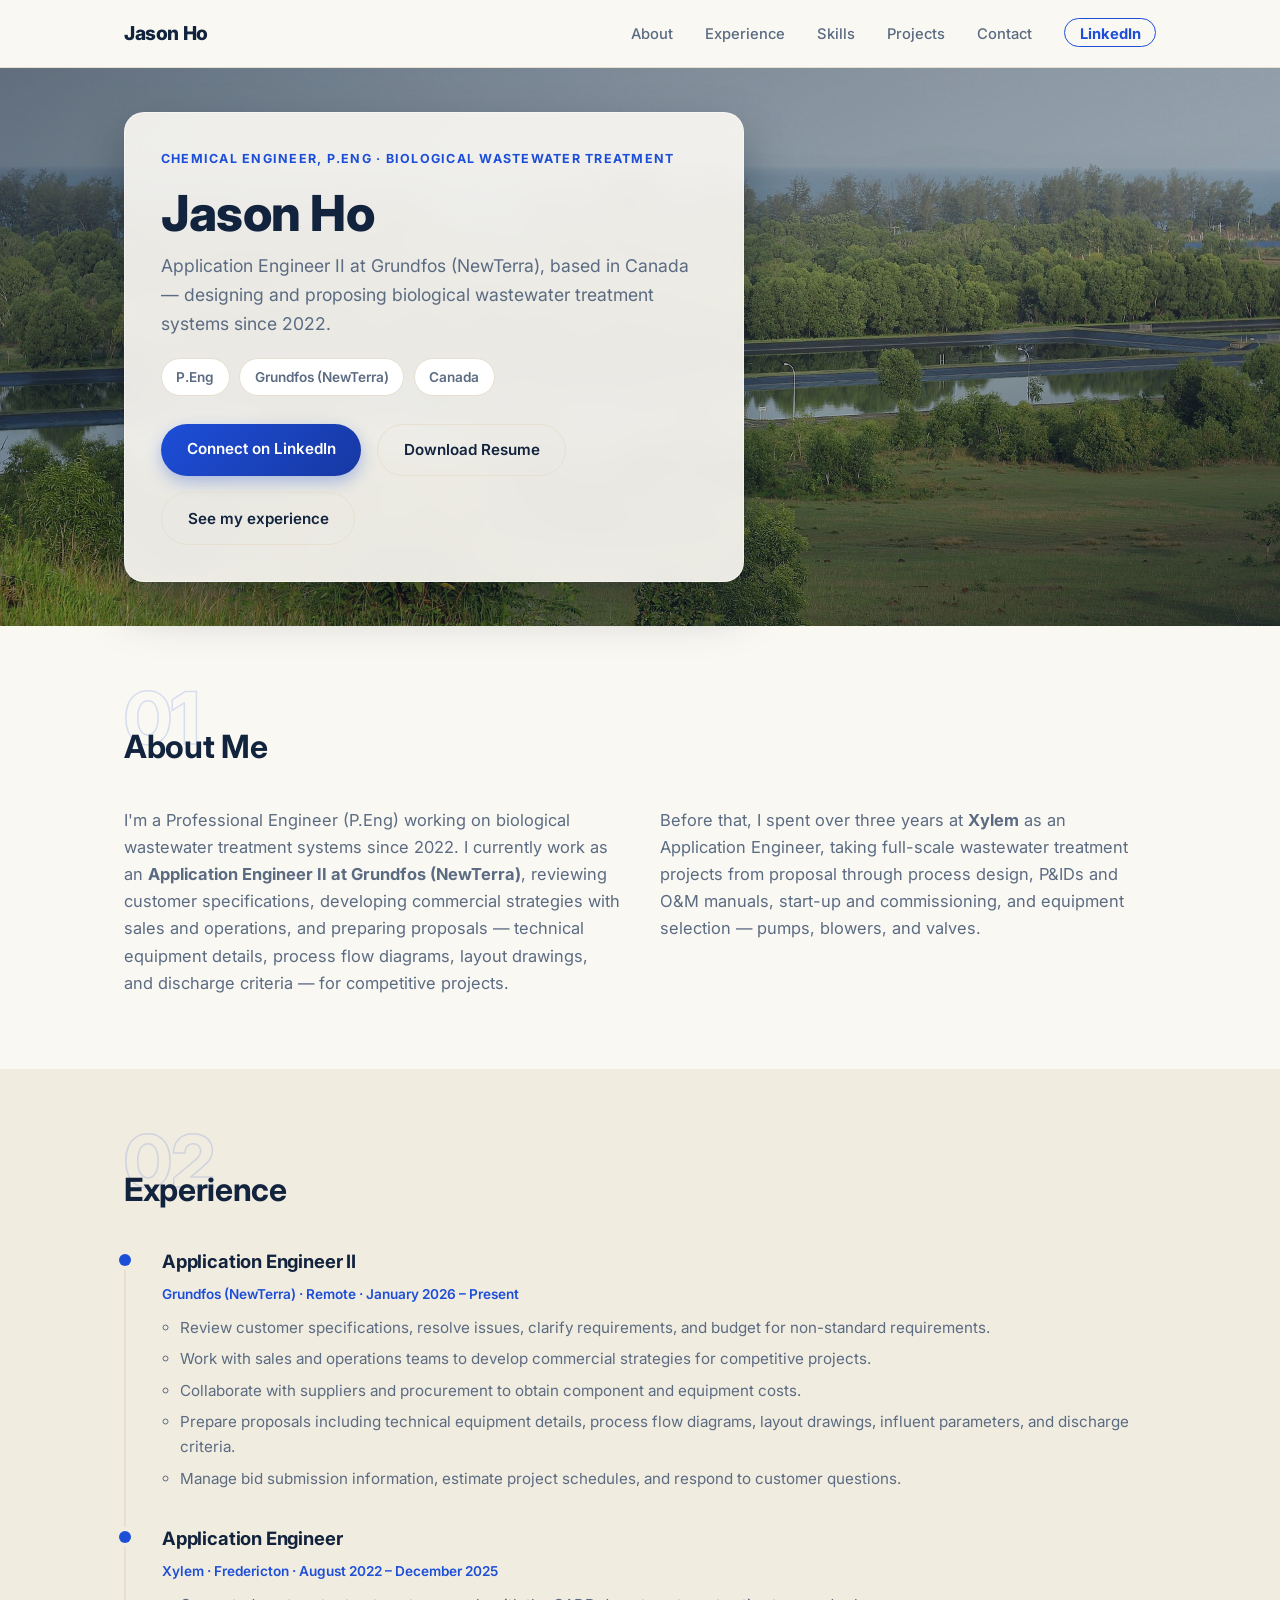
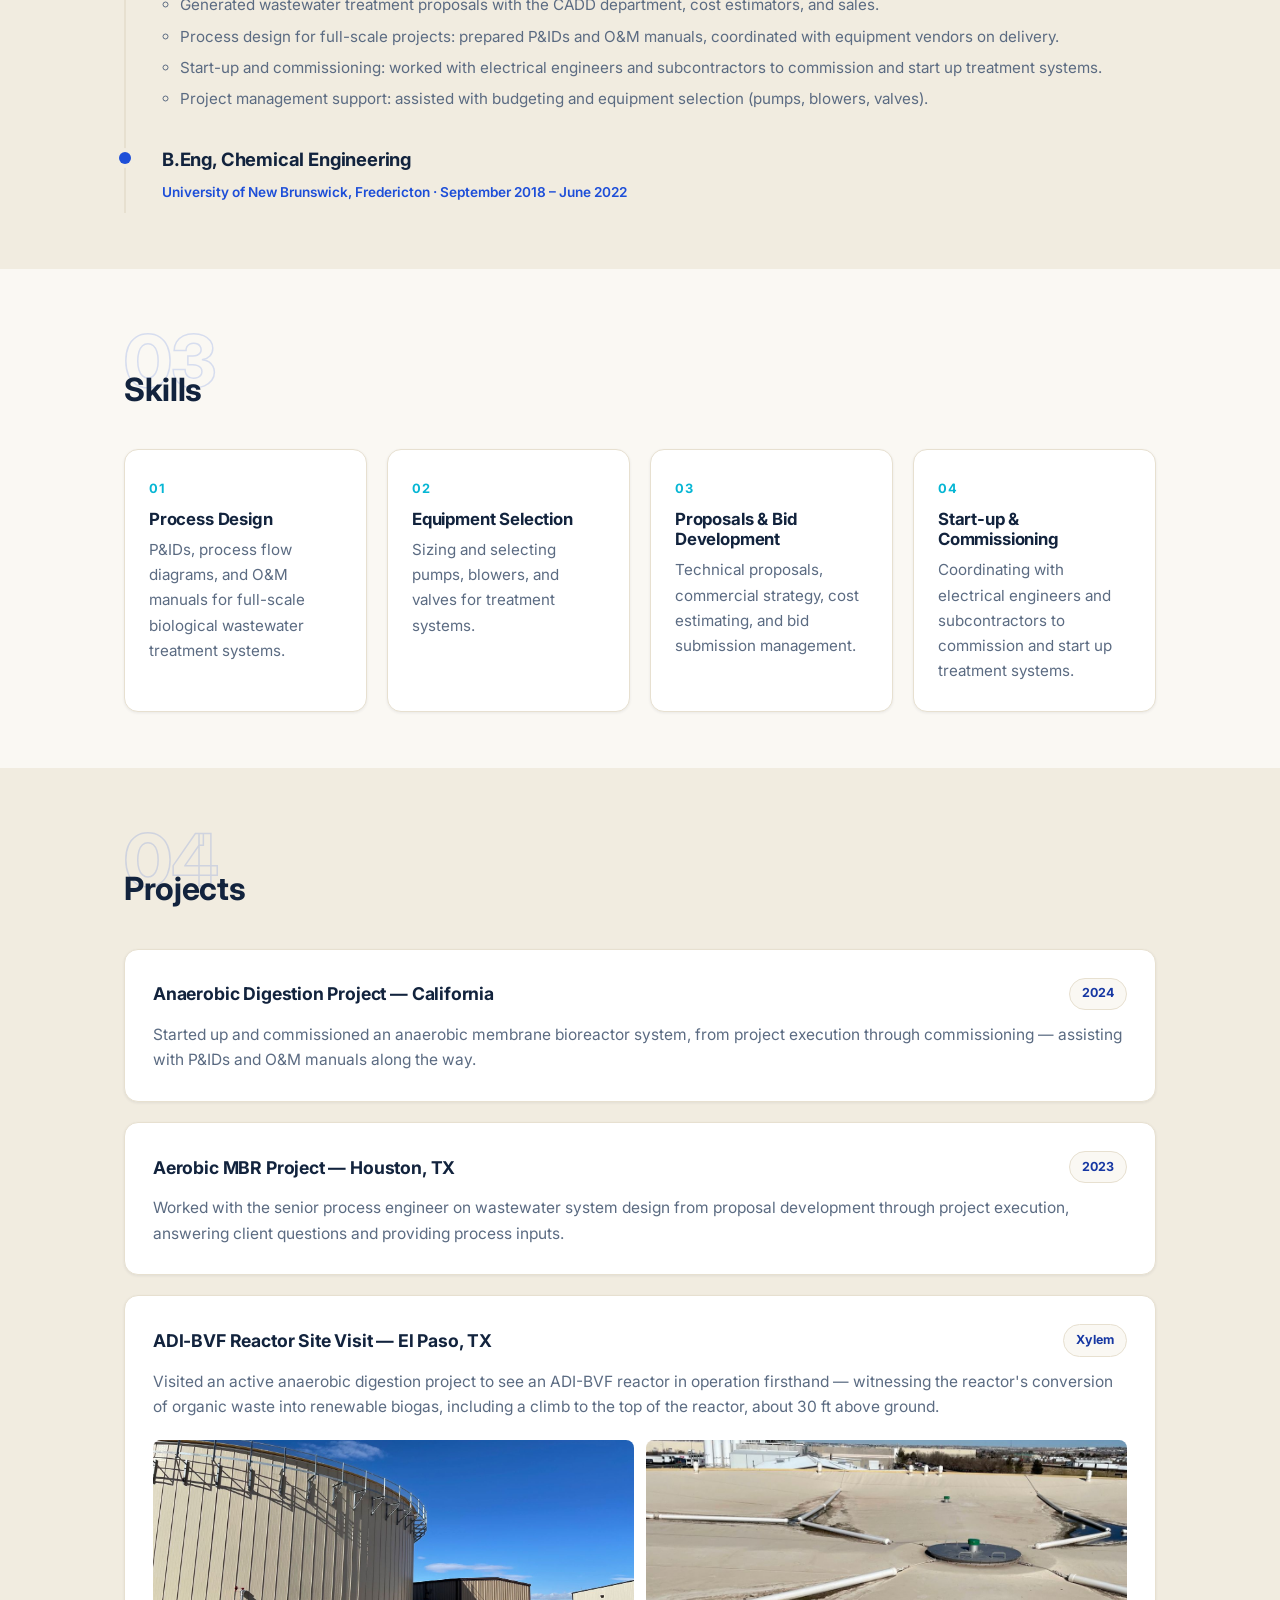
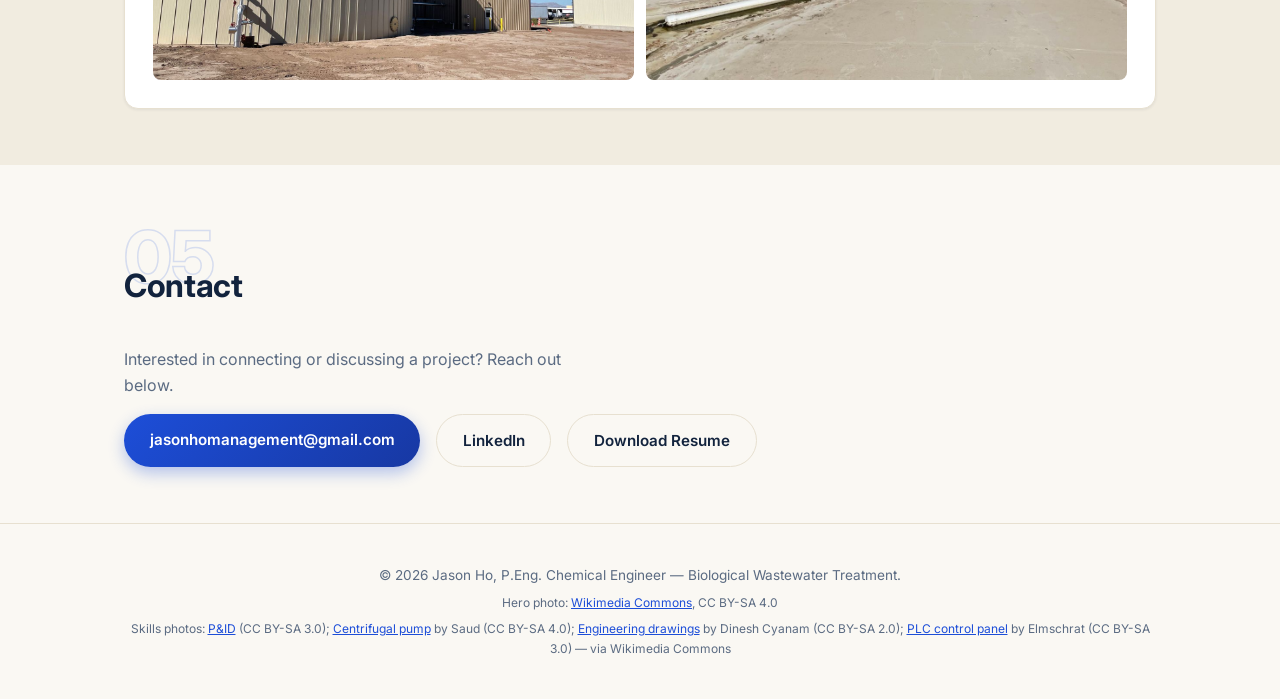
<file: index.html>
<!DOCTYPE html>
<html lang="en">
<head>
  <meta charset="UTF-8" />
  <meta name="viewport" content="width=device-width, initial-scale=1.0" />
  <title>Jason Ho, P.Eng | Chemical Engineer — Biological Wastewater Treatment</title>
  <meta name="description" content="Jason Ho, P.Eng is a chemical engineer specializing in biological wastewater treatment, process design, and application engineering at Grundfos (NewTerra)." />
  <link rel="canonical" href="https://jasonh621.github.io/biologicalWW/" />
  <link rel="icon" href="data:,">
  <link rel="preconnect" href="https://fonts.googleapis.com">
  <link rel="preconnect" href="https://fonts.gstatic.com" crossorigin>
  <link href="https://fonts.googleapis.com/css2?family=Inter:wght@400;500;600;700;800&display=swap" rel="stylesheet">
  <link rel="stylesheet" href="styles.css" />
  <script type="application/ld+json">
  {
    "@context": "https://schema.org",
    "@type": "Person",
    "name": "Jason Ho",
    "honorificSuffix": "P.Eng",
    "jobTitle": "Application Engineer II",
    "worksFor": {
      "@type": "Organization",
      "name": "Grundfos (NewTerra)"
    },
    "alumniOf": {
      "@type": "CollegeOrUniversity",
      "name": "University of New Brunswick"
    },
    "url": "https://jasonh621.github.io/biologicalWW/",
    "email": "mailto:jasonhomanagement@gmail.com",
    "sameAs": [
      "https://www.linkedin.com/in/jason-h-726504182"
    ],
    "address": {
      "@type": "PostalAddress",
      "addressCountry": "CA"
    }
  }
  </script>
</head>
<body>

  <header class="site-header">
    <nav class="nav container">
      <a href="#top" class="logo">Jason Ho</a>
      <button class="nav-toggle" id="navToggle" aria-label="Toggle navigation" aria-expanded="false">
        <span></span><span></span><span></span>
      </button>
      <ul class="nav-links" id="navLinks">
        <li><a href="#about">About</a></li>
        <li><a href="#experience">Experience</a></li>
        <li><a href="#skills">Skills</a></li>
        <li><a href="#projects">Projects</a></li>
        <li><a href="#contact">Contact</a></li>
        <li><a href="https://www.linkedin.com/in/jason-h-726504182" class="nav-linkedin" target="_blank" rel="noopener noreferrer">LinkedIn</a></li>
      </ul>
    </nav>
  </header>

  <main>
    <section id="top" class="hero">
      <div class="container hero-inner">
        <div class="hero-card">
          <p class="eyebrow">Chemical Engineer, P.Eng · Biological Wastewater Treatment</p>
          <h1>Jason Ho</h1>
          <p class="hero-subtitle">
            Application Engineer II at Grundfos (NewTerra), based in Canada —
            designing and proposing biological wastewater treatment systems
            since 2022.
          </p>
          <div class="hero-chips">
            <span class="chip">P.Eng</span>
            <span class="chip">Grundfos (NewTerra)</span>
            <span class="chip">Canada</span>
          </div>
          <div class="hero-cta">
            <a href="https://www.linkedin.com/in/jason-h-726504182" class="btn btn-primary" target="_blank" rel="noopener noreferrer">Connect on LinkedIn</a>
            <a href="assets/jason-ho-resume.pdf" class="btn btn-secondary" download>Download Resume</a>
            <a href="#experience" class="btn btn-secondary">See my experience</a>
          </div>
        </div>
      </div>
    </section>

    <section id="about" class="section">
      <div class="container">
        <div class="section-head">
          <span class="section-index">01</span>
          <h2 class="section-title">About Me</h2>
        </div>
        <div class="about-grid">
          <p>
            I'm a Professional Engineer (P.Eng) working on biological
            wastewater treatment systems since 2022. I currently work as an
            <strong>Application Engineer II at Grundfos (NewTerra)</strong>,
            reviewing customer specifications, developing commercial
            strategies with sales and operations, and preparing proposals —
            technical equipment details, process flow diagrams, layout
            drawings, and discharge criteria — for competitive projects.
          </p>
          <p>
            Before that, I spent over three years at <strong>Xylem</strong> as
            an Application Engineer, taking full-scale wastewater treatment
            projects from proposal through process design, P&amp;IDs and O&amp;M
            manuals, start-up and commissioning, and equipment selection —
            pumps, blowers, and valves.
          </p>
        </div>
      </div>
    </section>

    <section id="experience" class="section section-alt">
      <div class="container">
        <div class="section-head">
          <span class="section-index">02</span>
          <h2 class="section-title">Experience</h2>
        </div>
        <ol class="timeline">
          <li class="timeline-item">
            <div class="timeline-marker"></div>
            <div class="timeline-content">
              <h3>Application Engineer II</h3>
              <p class="timeline-meta">Grundfos (NewTerra) · Remote · January 2026 – Present</p>
              <ul>
                <li>Review customer specifications, resolve issues, clarify requirements, and budget for non-standard requirements.</li>
                <li>Work with sales and operations teams to develop commercial strategies for competitive projects.</li>
                <li>Collaborate with suppliers and procurement to obtain component and equipment costs.</li>
                <li>Prepare proposals including technical equipment details, process flow diagrams, layout drawings, influent parameters, and discharge criteria.</li>
                <li>Manage bid submission information, estimate project schedules, and respond to customer questions.</li>
              </ul>
            </div>
          </li>
          <li class="timeline-item">
            <div class="timeline-marker"></div>
            <div class="timeline-content">
              <h3>Application Engineer</h3>
              <p class="timeline-meta">Xylem · Fredericton · August 2022 – December 2025</p>
              <ul>
                <li>Generated wastewater treatment proposals with the CADD department, cost estimators, and sales.</li>
                <li>Process design for full-scale projects: prepared P&amp;IDs and O&amp;M manuals, coordinated with equipment vendors on delivery.</li>
                <li>Start-up and commissioning: worked with electrical engineers and subcontractors to commission and start up treatment systems.</li>
                <li>Project management support: assisted with budgeting and equipment selection (pumps, blowers, valves).</li>
              </ul>
            </div>
          </li>
          <li class="timeline-item">
            <div class="timeline-marker"></div>
            <div class="timeline-content">
              <h3>B.Eng, Chemical Engineering</h3>
              <p class="timeline-meta">University of New Brunswick, Fredericton · September 2018 – June 2022</p>
            </div>
          </li>
        </ol>
      </div>
    </section>

    <section id="skills" class="section">
      <div class="container">
        <div class="section-head">
          <span class="section-index">03</span>
          <h2 class="section-title">Skills</h2>
        </div>
        <div class="skills-grid">
          <div class="skill-card">
            <span class="card-index">01</span>
            <h3>Process Design</h3>
            <p>P&amp;IDs, process flow diagrams, and O&amp;M manuals for full-scale biological wastewater treatment systems.</p>
          </div>
          <div class="skill-card">
            <span class="card-index">02</span>
            <h3>Equipment Selection</h3>
            <p>Sizing and selecting pumps, blowers, and valves for treatment systems.</p>
          </div>
          <div class="skill-card">
            <span class="card-index">03</span>
            <h3>Proposals &amp; Bid Development</h3>
            <p>Technical proposals, commercial strategy, cost estimating, and bid submission management.</p>
          </div>
          <div class="skill-card">
            <span class="card-index">04</span>
            <h3>Start-up &amp; Commissioning</h3>
            <p>Coordinating with electrical engineers and subcontractors to commission and start up treatment systems.</p>
          </div>
        </div>
      </div>
    </section>

    <section id="projects" class="section section-alt">
      <div class="container">
        <div class="section-head">
          <span class="section-index">04</span>
          <h2 class="section-title">Projects</h2>
        </div>
        <div class="projects-list">
          <article class="project-card">
            <div class="project-card-header">
              <h3>Anaerobic Digestion Project — California</h3>
              <span class="pill">2024</span>
            </div>
            <p>
              Started up and commissioned an anaerobic membrane bioreactor
              system, from project execution through commissioning —
              assisting with P&amp;IDs and O&amp;M manuals along the way.
            </p>
          </article>
          <article class="project-card">
            <div class="project-card-header">
              <h3>Aerobic MBR Project — Houston, TX</h3>
              <span class="pill">2023</span>
            </div>
            <p>
              Worked with the senior process engineer on wastewater system
              design from proposal development through project execution,
              answering client questions and providing process inputs.
            </p>
          </article>
          <article class="project-card">
            <div class="project-card-header">
              <h3>ADI-BVF Reactor Site Visit — El Paso, TX</h3>
              <span class="pill">Xylem</span>
            </div>
            <p>
              Visited an active anaerobic digestion project to see an
              ADI-BVF reactor in operation firsthand — witnessing the
              reactor's conversion of organic waste into renewable biogas,
              including a climb to the top of the reactor, about 30 ft
              above ground.
            </p>
            <div class="project-photos">
              <img src="assets/adi-bvf-tank.jpg" alt="ADI-BVF anaerobic digestion reactor tank exterior at the El Paso, TX site" loading="lazy" />
              <img src="assets/adi-bvf-rooftop.jpg" alt="View from the top of the ADI-BVF reactor, about 30 ft above ground" loading="lazy" />
            </div>
          </article>
        </div>
      </div>
    </section>

    <section id="contact" class="section">
      <div class="container">
        <div class="section-head">
          <span class="section-index">05</span>
          <h2 class="section-title">Contact</h2>
        </div>
        <p class="contact-intro">Interested in connecting or discussing a project? Reach out below.</p>
        <div class="contact-links">
          <a href="mailto:jasonhomanagement@gmail.com" class="btn btn-primary">jasonhomanagement@gmail.com</a>
          <a href="https://www.linkedin.com/in/jason-h-726504182" class="btn btn-secondary" target="_blank" rel="noopener noreferrer">LinkedIn</a>
          <a href="assets/jason-ho-resume.pdf" class="btn btn-secondary" download>Download Resume</a>
        </div>
      </div>
    </section>
  </main>

  <footer class="site-footer">
    <div class="container">
      <p>&copy; <span id="year"></span> Jason Ho, P.Eng. Chemical Engineer — Biological Wastewater Treatment.</p>
      <p class="photo-credit">Hero photo: <a href="https://commons.wikimedia.org/wiki/File:Waste_Water_Treatment_Plant.jpg" target="_blank" rel="noopener noreferrer">Wikimedia Commons</a>, CC BY-SA 4.0</p>
      <p class="photo-credit">Skills photos: <a href="https://commons.wikimedia.org/wiki/File:Pump_with_tank_pid_en.svg" target="_blank" rel="noopener noreferrer">P&amp;ID</a> (CC BY-SA 3.0); <a href="https://commons.wikimedia.org/wiki/File:Centrifugal_Pump.jpg" target="_blank" rel="noopener noreferrer">Centrifugal pump</a> by Saud (CC BY-SA 4.0); <a href="https://commons.wikimedia.org/wiki/File:Engineering_design_drawings.jpg" target="_blank" rel="noopener noreferrer">Engineering drawings</a> by Dinesh Cyanam (CC BY-SA 2.0); <a href="https://commons.wikimedia.org/wiki/File:BMA_Automation_Allen_Bradley_PLC_3.JPG" target="_blank" rel="noopener noreferrer">PLC control panel</a> by Elmschrat (CC BY-SA 3.0) — via Wikimedia Commons</p>
    </div>
  </footer>

  <script src="script.js"></script>
</body>
</html>
</file>
<file: styles.css>
:root {
  --color-ink: #12233d;
  --color-ink-soft: #5b6b82;
  --color-bg: #faf8f3;
  --color-bg-alt: #f1ece0;
  --color-surface: #ffffff;
  --color-primary: #1d4ed8;
  --color-primary-dark: #1738a3;
  --color-accent: #06b6d4;
  --color-border: #e7e0d0;
  --shadow-sm: 0 1px 3px rgba(18, 35, 61, 0.07);
  --shadow-md: 0 14px 32px rgba(18, 35, 61, 0.14);
  --radius: 14px;
  --radius-sm: 8px;
  --max-width: 1080px;
  --font-body: "Inter", system-ui, -apple-system, "Segoe UI", Roboto, Helvetica, Arial, sans-serif;
}

* {
  box-sizing: border-box;
}

html {
  scroll-behavior: smooth;
}

body {
  margin: 0;
  font-family: var(--font-body);
  color: var(--color-ink);
  background: var(--color-bg);
  line-height: 1.65;
  -webkit-font-smoothing: antialiased;
}

.container {
  max-width: var(--max-width);
  margin: 0 auto;
  padding: 0 1.5rem;
}

h1, h2, h3 {
  line-height: 1.2;
  margin: 0 0 0.5rem;
  font-weight: 700;
  letter-spacing: -0.01em;
}

p {
  margin: 0 0 1rem;
  color: var(--color-ink-soft);
}

a {
  color: var(--color-primary);
}

/* Header */
.site-header {
  position: sticky;
  top: 0;
  z-index: 100;
  background: rgba(250, 248, 243, 0.85);
  backdrop-filter: blur(10px);
  border-bottom: 1px solid var(--color-border);
}

.nav {
  display: flex;
  align-items: center;
  justify-content: space-between;
  padding: 1.1rem 1.5rem;
}

.logo {
  font-weight: 800;
  font-size: 1.2rem;
  text-decoration: none;
  color: var(--color-ink);
  letter-spacing: -0.02em;
}

.nav-links {
  display: flex;
  align-items: center;
  gap: 2rem;
  list-style: none;
  margin: 0;
  padding: 0;
}

.nav-links a {
  text-decoration: none;
  color: var(--color-ink-soft);
  font-weight: 500;
  font-size: 0.92rem;
  position: relative;
  padding-bottom: 3px;
  background-image: linear-gradient(var(--color-primary), var(--color-primary));
  background-size: 0% 2px;
  background-position: left bottom;
  background-repeat: no-repeat;
  transition: color 0.2s ease, background-size 0.2s ease;
}

.nav-links a:hover {
  color: var(--color-ink);
  background-size: 100% 2px;
}

.nav-linkedin {
  color: var(--color-primary) !important;
  font-weight: 700 !important;
  padding: 0.4rem 0.9rem;
  border: 1.5px solid var(--color-primary);
  border-radius: 999px;
  background-image: none !important;
  transition: background 0.2s ease, color 0.2s ease;
}

.nav-linkedin:hover {
  background: var(--color-primary);
  color: #fff !important;
}

.nav-toggle {
  display: none;
  flex-direction: column;
  gap: 4px;
  background: none;
  border: none;
  cursor: pointer;
  padding: 0.5rem;
}

.nav-toggle span {
  width: 22px;
  height: 2px;
  background: var(--color-ink);
  display: block;
}

/* Hero */
.hero {
  position: relative;
  padding: 2.75rem 0;
  background:
    linear-gradient(160deg, rgba(9, 20, 38, 0.55) 0%, rgba(9, 20, 38, 0.25) 55%, rgba(9, 20, 38, 0.65) 100%),
    url("assets/hero-plant.jpg");
  background-size: cover;
  background-position: center;
}

.hero-inner {
  display: flex;
  min-height: 22rem;
  align-items: center;
}

.hero-card {
  position: relative;
  max-width: 620px;
  background: rgba(250, 248, 243, 0.92);
  backdrop-filter: blur(14px);
  border: 1px solid rgba(255, 255, 255, 0.4);
  border-radius: 20px;
  padding: 2.25rem;
  box-shadow: 0 24px 48px rgba(9, 20, 38, 0.35);
}

.eyebrow {
  text-transform: uppercase;
  letter-spacing: 0.1em;
  font-size: 0.78rem;
  font-weight: 700;
  color: var(--color-primary);
  margin-bottom: 0.9rem;
}

.hero h1 {
  font-size: clamp(2.25rem, 5vw, 3.1rem);
  color: var(--color-ink);
  font-weight: 800;
}

.hero-subtitle {
  font-size: 1.1rem;
  color: var(--color-ink-soft);
}

.hero-chips {
  display: flex;
  gap: 0.6rem;
  flex-wrap: wrap;
  margin: 1.25rem 0 1.75rem;
}

.chip {
  display: inline-flex;
  align-items: center;
  padding: 0.4rem 0.9rem;
  background: var(--color-surface);
  border: 1px solid var(--color-border);
  border-radius: 999px;
  font-size: 0.85rem;
  font-weight: 600;
  color: var(--color-ink-soft);
}

.hero-cta {
  display: flex;
  gap: 1rem;
  flex-wrap: wrap;
}

/* Buttons */
.btn {
  display: inline-block;
  padding: 0.8rem 1.6rem;
  border-radius: 999px;
  font-weight: 600;
  text-decoration: none;
  font-size: 0.95rem;
  transition: transform 0.15s ease, box-shadow 0.15s ease, background 0.15s ease;
}

.btn-primary {
  background: linear-gradient(135deg, var(--color-primary), var(--color-primary-dark));
  color: #fff;
  box-shadow: 0 6px 16px rgba(29, 78, 216, 0.32);
}

.btn-primary:hover {
  transform: translateY(-2px);
  box-shadow: 0 10px 26px rgba(29, 78, 216, 0.4);
}

.btn-secondary {
  background: transparent;
  color: var(--color-ink);
  border: 1.5px solid var(--color-border);
}

.btn-secondary:hover {
  border-color: var(--color-primary);
  color: var(--color-primary);
  transform: translateY(-2px);
}

/* Sections */
.section {
  padding: 3.5rem 0;
}

.section-alt {
  background: var(--color-bg-alt);
}

.section-head {
  position: relative;
  margin-bottom: 2.5rem;
}

.section-index {
  display: block;
  font-size: 4.5rem;
  font-weight: 800;
  color: transparent;
  -webkit-text-stroke: 1.5px rgba(29, 78, 216, 0.16);
  line-height: 1;
  margin-bottom: -1.6rem;
  letter-spacing: -0.02em;
}

.section-title {
  font-size: 2rem;
  margin: 0;
}

.about-grid {
  display: grid;
  grid-template-columns: 1fr 1fr;
  gap: 2.5rem;
}

.about-grid p {
  font-size: 1.03rem;
}

@media (max-width: 720px) {
  .about-grid {
    grid-template-columns: 1fr;
  }
}

/* Timeline */
.timeline {
  list-style: none;
  margin: 0;
  padding: 0;
  border-left: 2px solid var(--color-border);
}

.timeline-item {
  position: relative;
  padding: 0 0 2.25rem 2.25rem;
}

.timeline-item:last-child {
  padding-bottom: 0;
}

.timeline-marker {
  position: absolute;
  left: -7px;
  top: 4px;
  width: 12px;
  height: 12px;
  border-radius: 50%;
  background: var(--color-primary);
  box-shadow: 0 0 0 4px var(--color-bg-alt);
}

.timeline-content h3 {
  font-size: 1.15rem;
}

.timeline-meta {
  display: inline-block;
  font-weight: 600;
  color: var(--color-primary);
  font-size: 0.85rem;
  margin-bottom: 0.6rem;
}

.timeline-content ul {
  margin: 0;
  padding-left: 1.1rem;
  color: var(--color-ink-soft);
}

.timeline-content li {
  margin-bottom: 0.4rem;
  font-size: 0.95rem;
}

.timeline-content li:last-child {
  margin-bottom: 0;
}

/* Skills */
.skills-grid {
  display: grid;
  grid-template-columns: repeat(auto-fit, minmax(220px, 1fr));
  gap: 1.25rem;
}

.skill-card {
  position: relative;
  background: var(--color-surface);
  border: 1px solid var(--color-border);
  border-radius: var(--radius);
  padding: 1.75rem 1.5rem;
  box-shadow: var(--shadow-sm);
  transition: transform 0.2s ease, box-shadow 0.2s ease, border-color 0.2s ease;
}

.skill-card:hover {
  transform: translateY(-4px);
  box-shadow: var(--shadow-md);
  border-color: var(--color-accent);
}

.card-index {
  display: block;
  font-size: 0.8rem;
  font-weight: 700;
  color: var(--color-accent);
  margin-bottom: 0.6rem;
  letter-spacing: 0.05em;
}

.skill-card h3 {
  font-size: 1.05rem;
  color: var(--color-ink);
}

.skill-card p {
  margin-bottom: 0;
  font-size: 0.95rem;
}

.section-alt .skill-card {
  background: var(--color-surface);
}

/* Projects */
.projects-list {
  display: flex;
  flex-direction: column;
  gap: 1.25rem;
}

.project-card {
  background: var(--color-surface);
  border: 1px solid var(--color-border);
  border-radius: var(--radius);
  padding: 1.75rem;
  box-shadow: var(--shadow-sm);
  transition: transform 0.2s ease, box-shadow 0.2s ease, border-color 0.2s ease;
}

.project-card:hover {
  transform: translateY(-3px);
  box-shadow: var(--shadow-md);
  border-color: var(--color-accent);
}

.project-card-header {
  display: flex;
  align-items: center;
  justify-content: space-between;
  gap: 1rem;
  flex-wrap: wrap;
  margin-bottom: 0.75rem;
}

.project-card-header h3 {
  font-size: 1.1rem;
  margin-bottom: 0;
}

.project-card p {
  margin-bottom: 0;
  font-size: 0.97rem;
}

.pill {
  flex-shrink: 0;
  font-size: 0.78rem;
  font-weight: 700;
  color: var(--color-primary-dark);
  background: var(--color-bg-alt);
  border: 1px solid var(--color-border);
  padding: 0.3rem 0.75rem;
  border-radius: 999px;
}

.section-alt .pill {
  background: var(--color-bg);
}

.project-photos {
  display: grid;
  grid-template-columns: 1fr 1fr;
  gap: 0.75rem;
  margin-top: 1.25rem;
}

.project-photos img {
  width: 100%;
  height: 240px;
  object-fit: cover;
  border-radius: var(--radius-sm);
  display: block;
}

@media (max-width: 640px) {
  .project-photos {
    grid-template-columns: 1fr;
  }

  .project-photos img {
    height: 200px;
  }
}

/* Contact */
.contact-intro {
  max-width: 480px;
}

.contact-links {
  display: flex;
  gap: 1rem;
  flex-wrap: wrap;
}

/* Footer */
.site-footer {
  padding: 2.5rem 0;
  border-top: 1px solid var(--color-border);
  text-align: center;
}

.site-footer p {
  margin: 0;
  font-size: 0.85rem;
  color: var(--color-ink-soft);
}

.photo-credit {
  margin-top: 0.4rem !important;
  font-size: 0.75rem !important;
}

/* Mobile nav */
@media (max-width: 720px) {
  .nav-toggle {
    display: flex;
  }

  .nav-links {
    position: absolute;
    top: 100%;
    left: 0;
    right: 0;
    background: var(--color-surface);
    flex-direction: column;
    align-items: stretch;
    gap: 0;
    border-bottom: 1px solid var(--color-border);
    max-height: 0;
    overflow: hidden;
    transition: max-height 0.25s ease;
  }

  .nav-links.open {
    max-height: 340px;
  }

  .nav-links li {
    border-top: 1px solid var(--color-border);
  }

  .nav-links a {
    display: block;
    padding: 1rem 1.5rem;
  }

  .nav-linkedin {
    margin: 0.75rem 1.5rem;
    text-align: center;
  }

  .hero-card {
    padding: 2rem;
  }

  .section-index {
    font-size: 3.2rem;
  }
}
</file>
